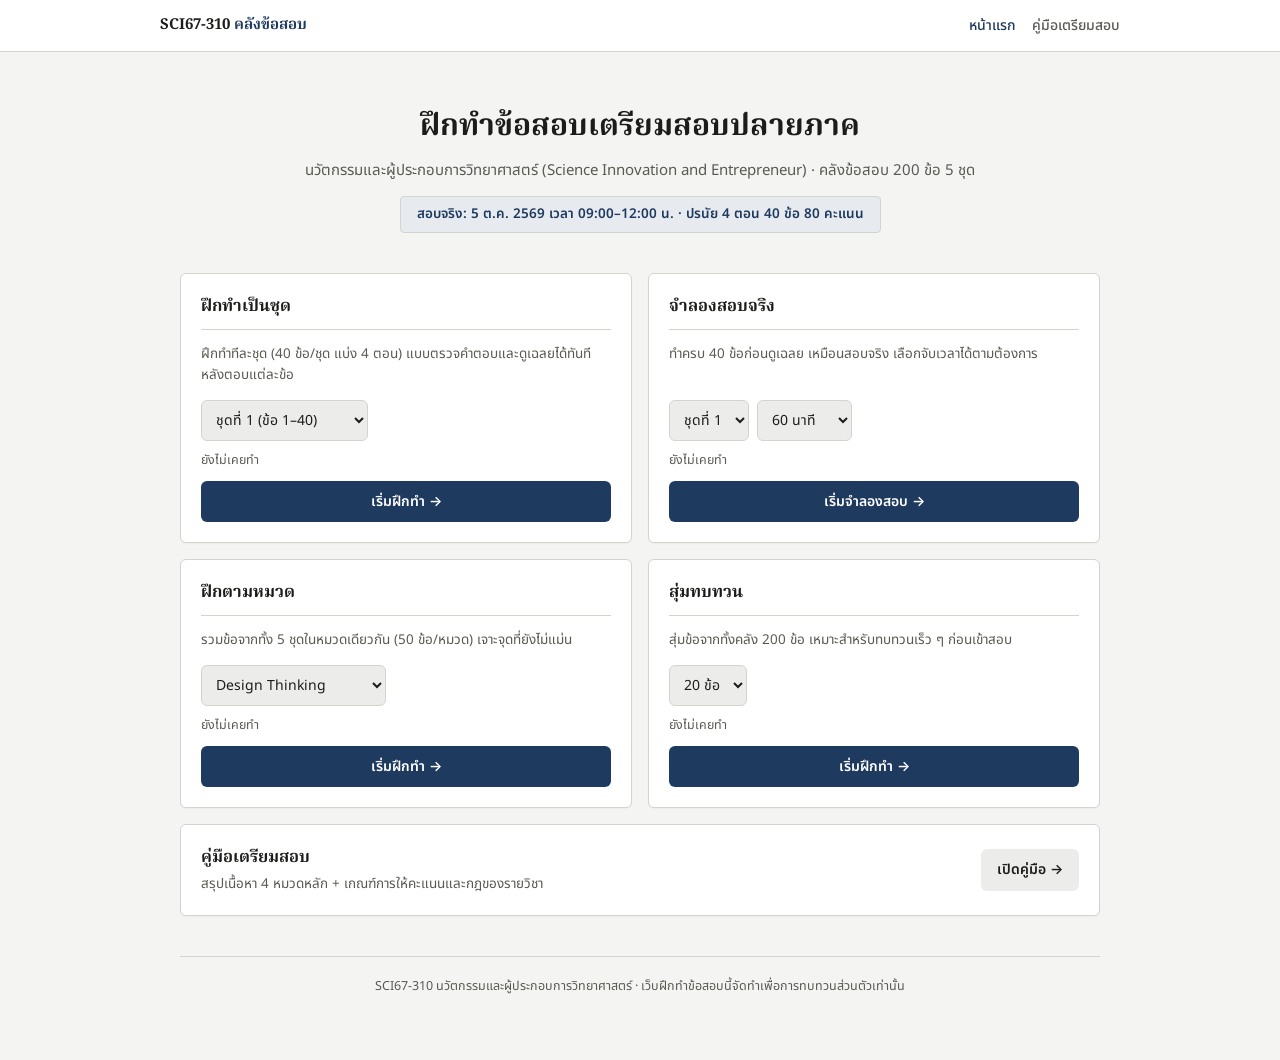
<file: index.html>
<!DOCTYPE html>
<html lang="th">
<head>
<meta charset="UTF-8">
<meta name="viewport" content="width=device-width, initial-scale=1.0">
<title>คลังข้อสอบ SCI67-310</title>
<meta name="description" content="เว็บฝึกทำข้อสอบเตรียมสอบปลายภาค SCI67-310 นวัตกรรมและผู้ประกอบการวิทยาศาสตร์ 200 ข้อ 5 ชุด พร้อมเฉลย คู่มือ และ hint">
<link rel="stylesheet" href="assets/css/styles.css">
</head>
<body>

<div class="topbar">
  <div class="topbar-inner">
    <div class="brand">SCI67-310 <span>คลังข้อสอบ</span></div>
    <div class="nav-links">
      <a href="index.html" class="active">หน้าแรก</a>
      <a href="guide.html">คู่มือเตรียมสอบ</a>
    </div>
  </div>
</div>

<div class="container">

  <div class="hero">
    <h1>ฝึกทำข้อสอบเตรียมสอบปลายภาค</h1>
    <p>นวัตกรรมและผู้ประกอบการวิทยาศาสตร์ (Science Innovation and Entrepreneur) · คลังข้อสอบ 200 ข้อ 5 ชุด</p>
    <div class="exam-date-chip">สอบจริง: 5 ต.ค. 2569 เวลา 09:00–12:00 น. · ปรนัย 4 ตอน 40 ข้อ 80 คะแนน</div>
  </div>

  <div class="grid" style="margin-top: 32px;">

    <div class="card">
      <h2>ฝึกทำเป็นชุด</h2>
      <p class="desc">ฝึกทำทีละชุด (40 ข้อ/ชุด แบ่ง 4 ตอน) แบบตรวจคำตอบและดูเฉลยได้ทันทีหลังตอบแต่ละข้อ</p>
      <div class="field-row">
        <select id="set-select">
          <option value="1">ชุดที่ 1 (ข้อ 1–40)</option>
          <option value="2">ชุดที่ 2 (ข้อ 41–80)</option>
          <option value="3">ชุดที่ 3 (ข้อ 81–120)</option>
          <option value="4">ชุดที่ 4 (ข้อ 121–160)</option>
          <option value="5">ชุดที่ 5 (ข้อ 161–200)</option>
        </select>
      </div>
      <div class="last-result" id="result-practice-set"></div>
      <button class="btn btn-primary btn-block" id="btn-practice-set">เริ่มฝึกทำ →</button>
    </div>

    <div class="card">
      <h2>จำลองสอบจริง</h2>
      <p class="desc">ทำครบ 40 ข้อก่อนดูเฉลย เหมือนสอบจริง เลือกจับเวลาได้ตามต้องการ</p>
      <div class="field-row">
        <select id="mock-set-select">
          <option value="1">ชุดที่ 1</option>
          <option value="2">ชุดที่ 2</option>
          <option value="3">ชุดที่ 3</option>
          <option value="4">ชุดที่ 4</option>
          <option value="5">ชุดที่ 5</option>
        </select>
        <select id="mock-timer-select">
          <option value="0">ไม่จับเวลา</option>
          <option value="40">40 นาที</option>
          <option value="60" selected>60 นาที</option>
          <option value="90">90 นาที</option>
        </select>
      </div>
      <div class="last-result" id="result-mock-set"></div>
      <button class="btn btn-primary btn-block" id="btn-mock-set">เริ่มจำลองสอบ →</button>
    </div>

    <div class="card">
      <h2>ฝึกตามหมวด</h2>
      <p class="desc">รวมข้อจากทั้ง 5 ชุดในหมวดเดียวกัน (50 ข้อ/หมวด) เจาะจุดที่ยังไม่แม่น</p>
      <div class="field-row">
        <select id="part-select">
          <option value="design-thinking">Design Thinking</option>
          <option value="bmc">BMC &amp; Market Sizing</option>
          <option value="ip-patent">IP &amp; Patent Search</option>
          <option value="pitch">Pitch Deck &amp; Strategy</option>
        </select>
      </div>
      <div class="last-result" id="result-practice-part"></div>
      <button class="btn btn-primary btn-block" id="btn-practice-part">เริ่มฝึกทำ →</button>
    </div>

    <div class="card">
      <h2>สุ่มทบทวน</h2>
      <p class="desc">สุ่มข้อจากทั้งคลัง 200 ข้อ เหมาะสำหรับทบทวนเร็ว ๆ ก่อนเข้าสอบ</p>
      <div class="field-row">
        <select id="random-count-select">
          <option value="10">10 ข้อ</option>
          <option value="20" selected>20 ข้อ</option>
          <option value="30">30 ข้อ</option>
          <option value="50">50 ข้อ</option>
        </select>
      </div>
      <div class="last-result" id="result-practice-random"></div>
      <button class="btn btn-primary btn-block" id="btn-practice-random">เริ่มฝึกทำ →</button>
    </div>

  </div>

  <div class="card" style="margin-top: 16px; flex-direction: row; align-items: center; justify-content: space-between;">
    <div>
      <h2 style="padding-bottom:0;border-bottom:none;">คู่มือเตรียมสอบ</h2>
      <p class="desc" style="margin:0;">สรุปเนื้อหา 4 หมวดหลัก + เกณฑ์การให้คะแนนและกฎของรายวิชา</p>
    </div>
    <a href="guide.html" class="btn btn-ghost">เปิดคู่มือ →</a>
  </div>

  <footer class="site-footer">
    SCI67-310 นวัตกรรมและผู้ประกอบการวิทยาศาสตร์ · เว็บฝึกทำข้อสอบนี้จัดทำเพื่อการทบทวนส่วนตัวเท่านั้น
  </footer>

</div>

<script src="assets/js/app.js"></script>
<script>
function renderLastResult(elId, key, label) {
  const el = document.getElementById(elId);
  const r = App.loadResult(key);
  if (!r) { el.textContent = 'ยังไม่เคยทำ' + (label ? ' ' + label : ''); return; }
  el.innerHTML = `ล่าสุด: <b>${r.correct}/${r.total}</b> (${r.pct}%) · ${App.formatDate(r.savedAt)}`;
}

renderLastResult('result-practice-set', 'practice:set:' + document.getElementById('set-select').value);
renderLastResult('result-mock-set', 'mock:set:' + document.getElementById('mock-set-select').value);
renderLastResult('result-practice-part', 'practice:part:' + document.getElementById('part-select').value);
renderLastResult('result-practice-random', 'practice:random');

document.getElementById('set-select').addEventListener('change', (e) => {
  renderLastResult('result-practice-set', 'practice:set:' + e.target.value);
});
document.getElementById('mock-set-select').addEventListener('change', (e) => {
  renderLastResult('result-mock-set', 'mock:set:' + e.target.value);
});
document.getElementById('part-select').addEventListener('change', (e) => {
  renderLastResult('result-practice-part', 'practice:part:' + e.target.value);
});

document.getElementById('btn-practice-set').addEventListener('click', () => {
  const set = document.getElementById('set-select').value;
  window.location.href = `quiz.html?mode=practice&set=${set}`;
});

document.getElementById('btn-mock-set').addEventListener('click', () => {
  const set = document.getElementById('mock-set-select').value;
  const timer = document.getElementById('mock-timer-select').value;
  window.location.href = `quiz.html?mode=mock&set=${set}&timer=${timer}`;
});

document.getElementById('btn-practice-part').addEventListener('click', () => {
  const part = document.getElementById('part-select').value;
  window.location.href = `quiz.html?mode=practice&part=${part}`;
});

document.getElementById('btn-practice-random').addEventListener('click', () => {
  const count = document.getElementById('random-count-select').value;
  window.location.href = `quiz.html?mode=practice&random=${count}`;
});
</script>

</body>
</html>
</file>
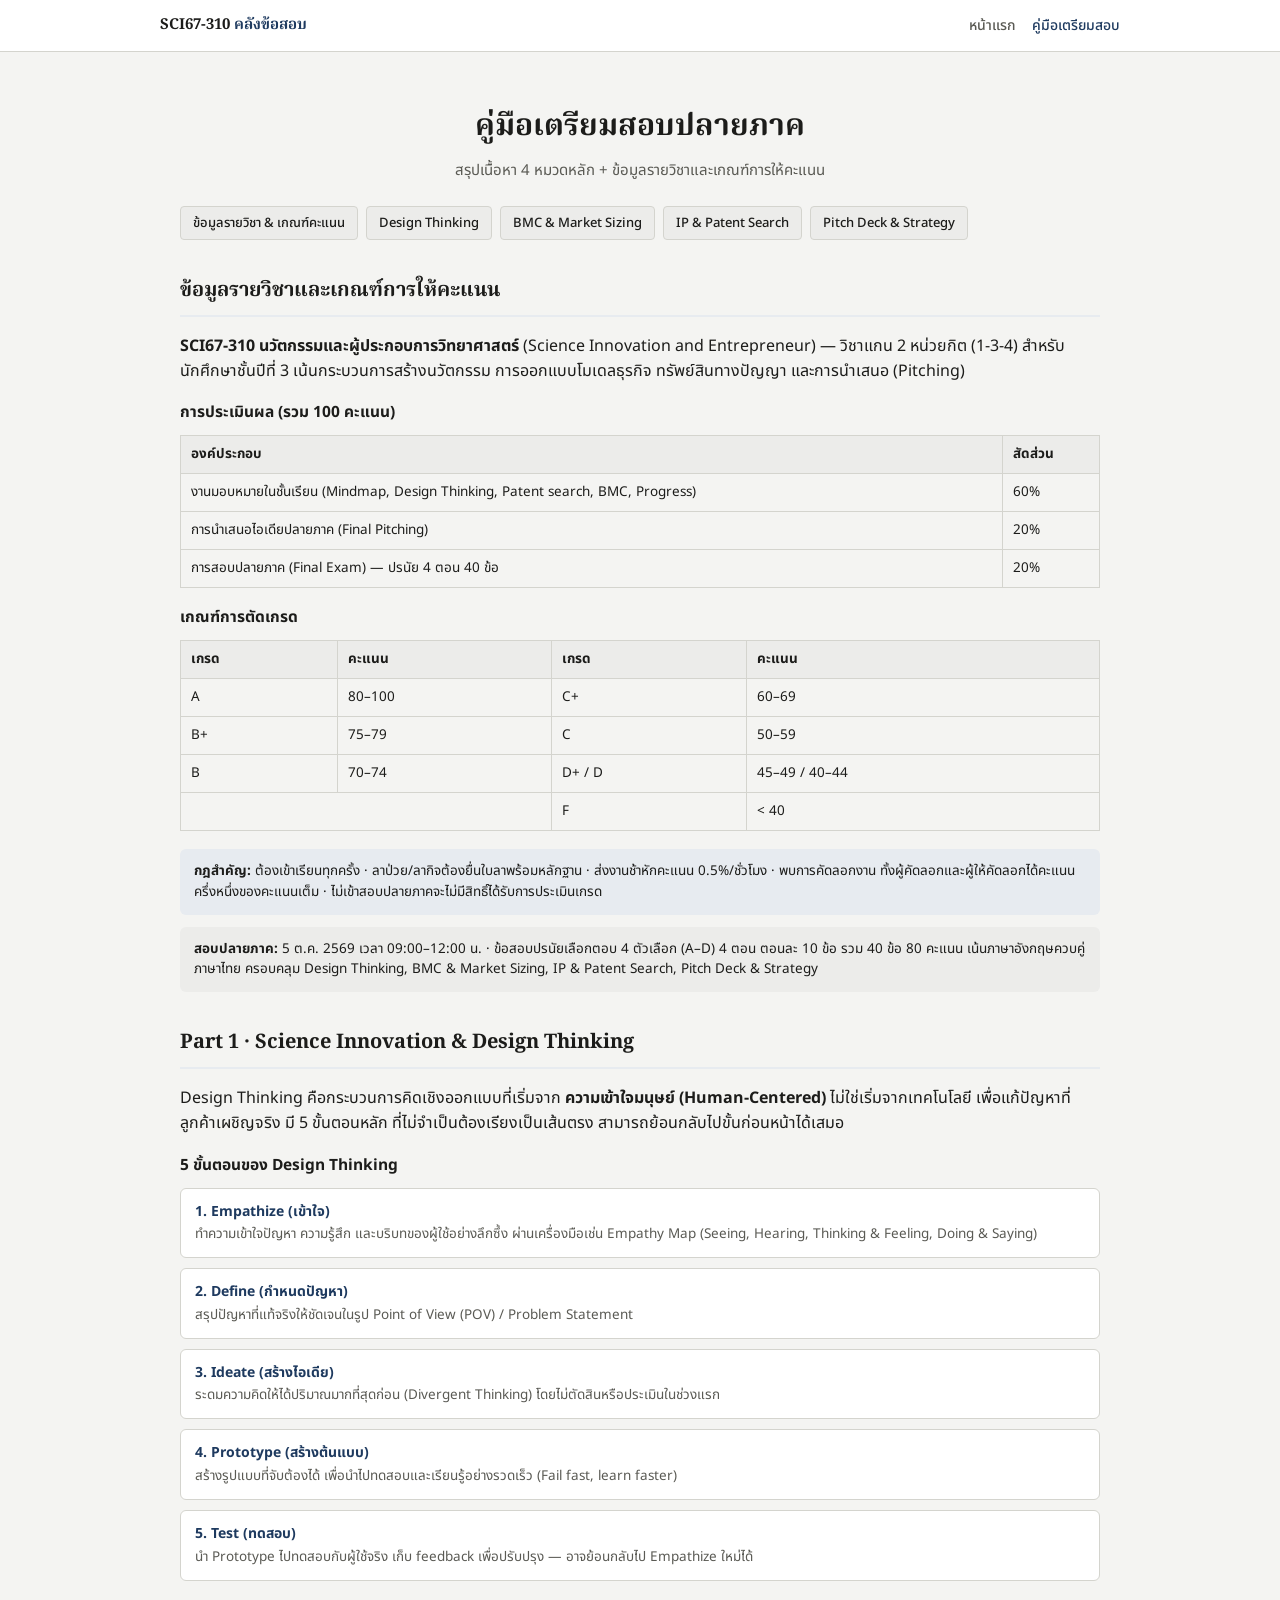
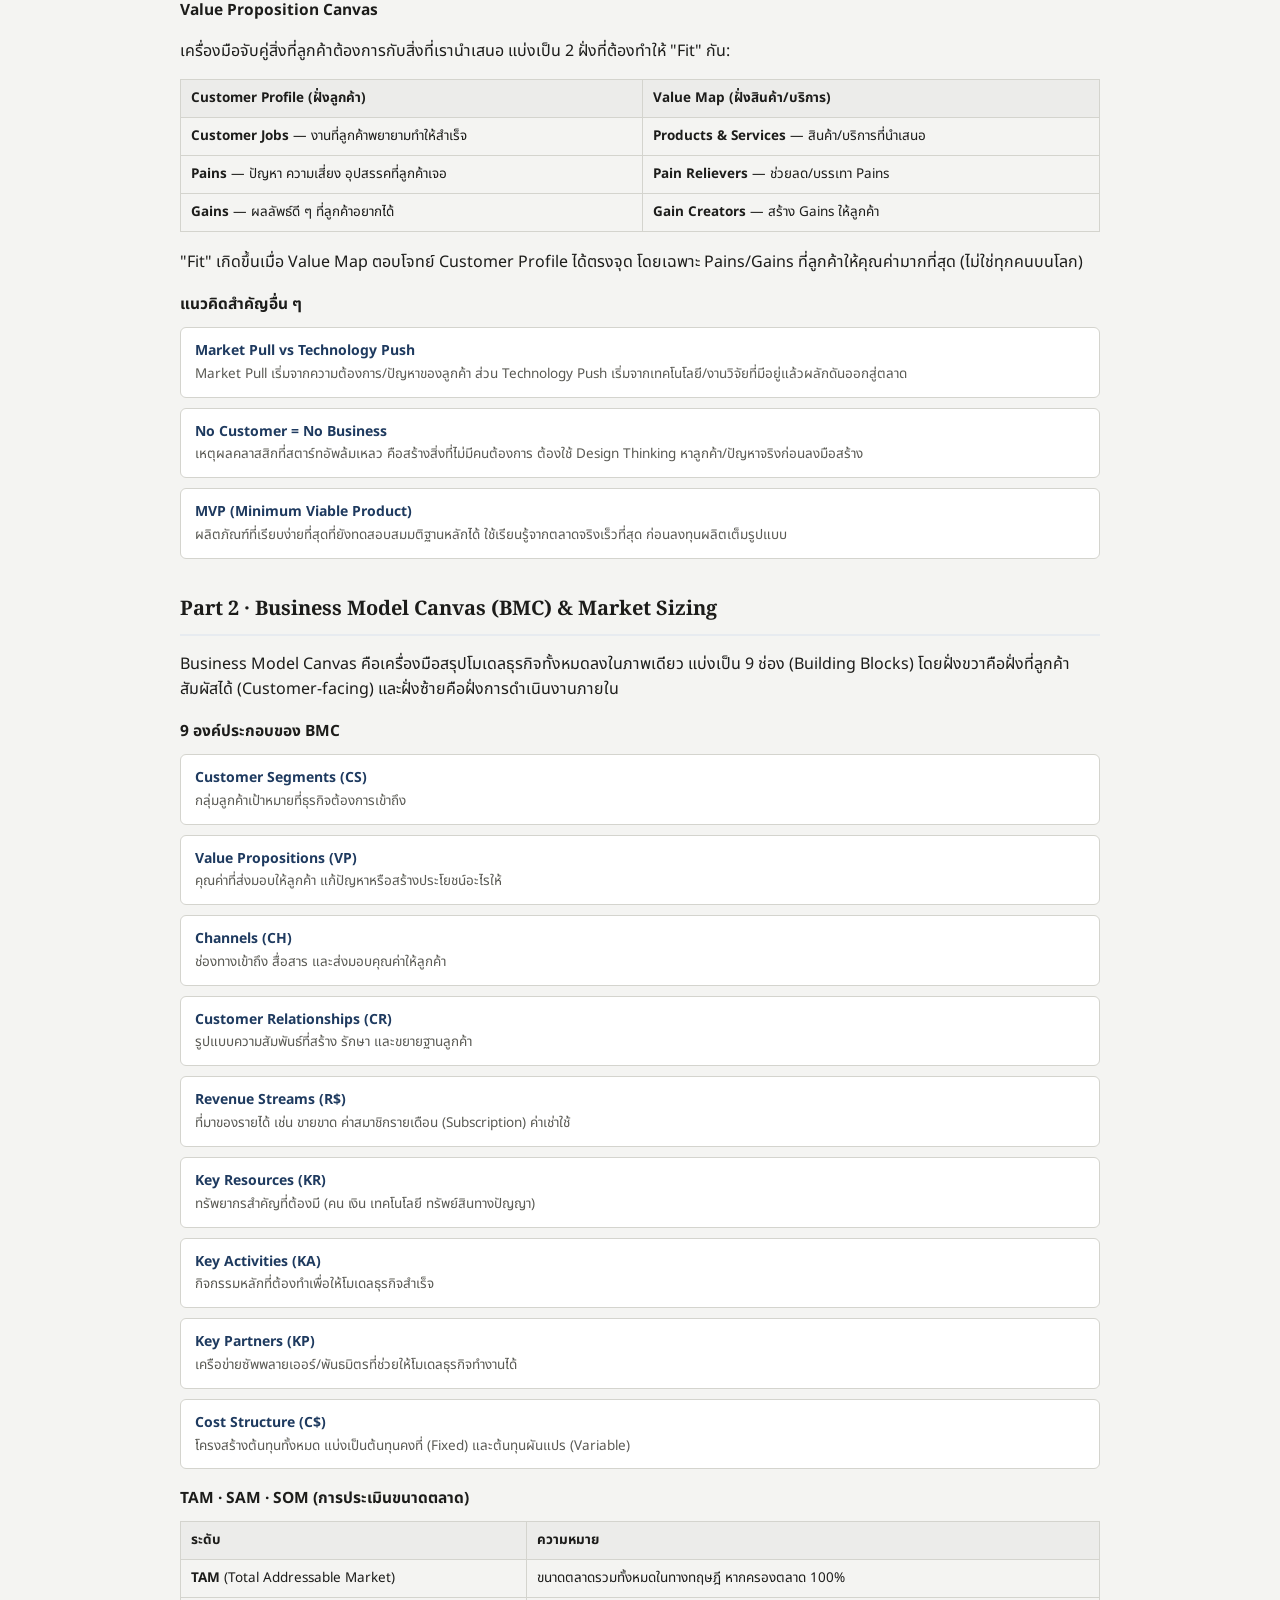
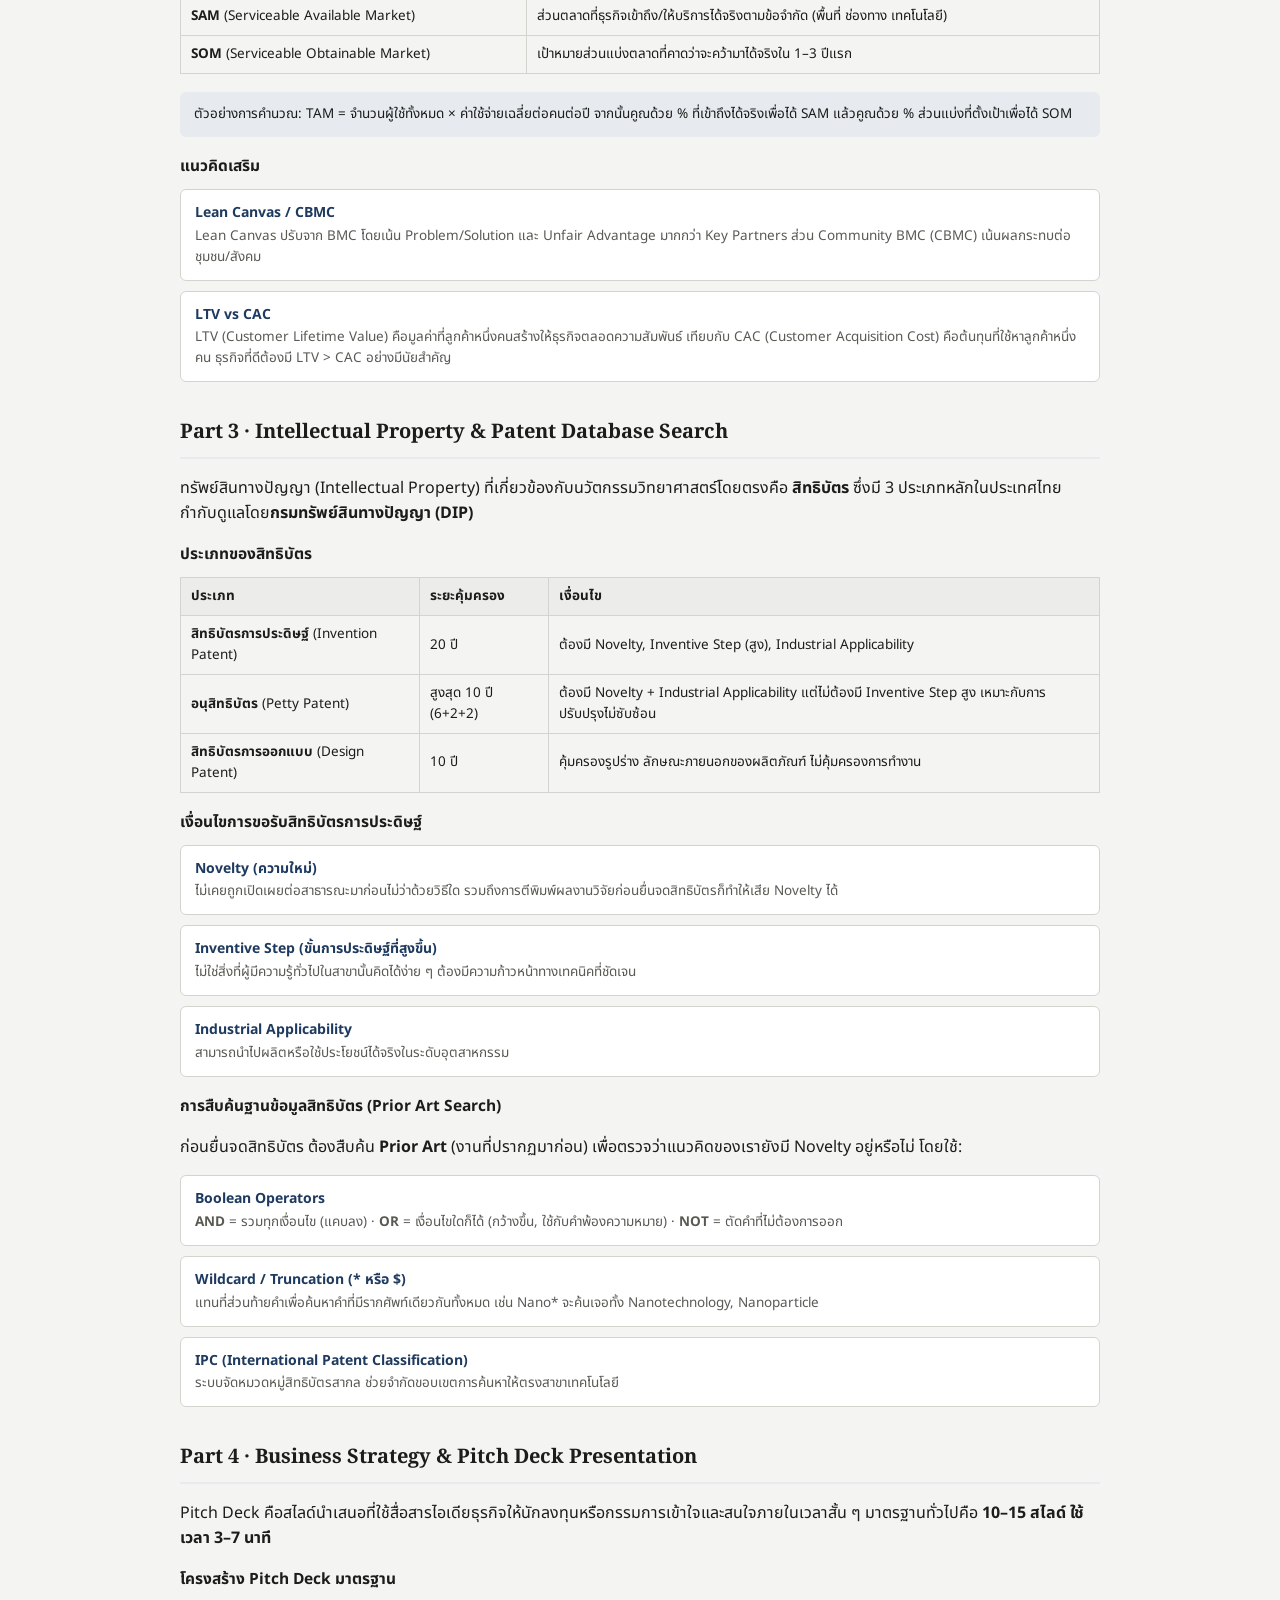
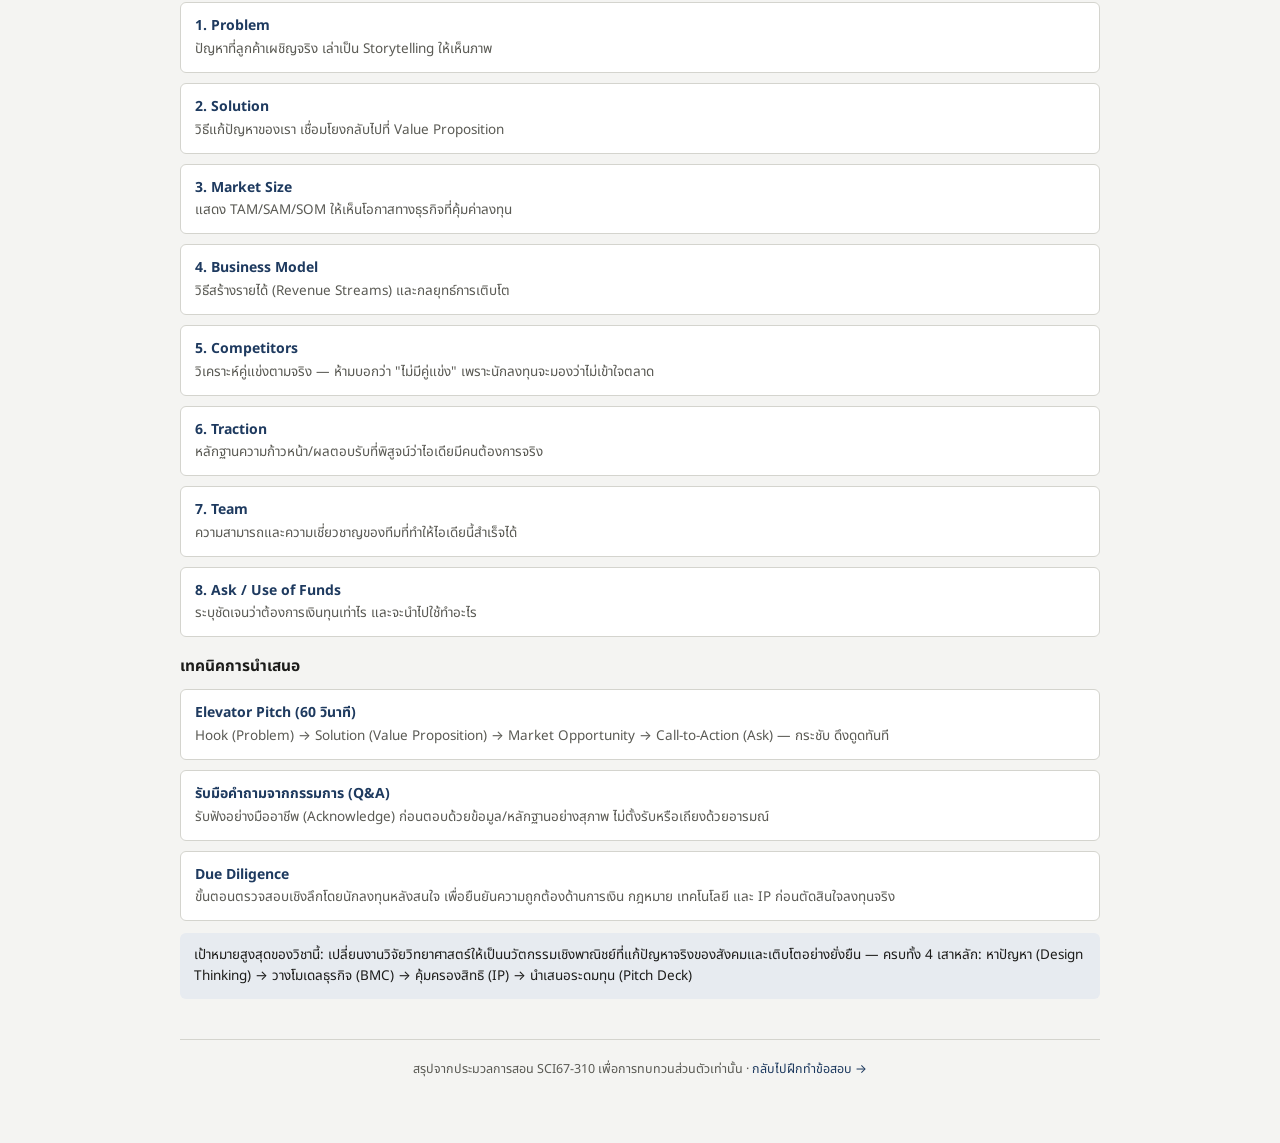
<file: guide.html>
<!DOCTYPE html>
<html lang="th">
<head>
<meta charset="UTF-8">
<meta name="viewport" content="width=device-width, initial-scale=1.0">
<title>คู่มือเตรียมสอบ · SCI67-310</title>
<meta name="description" content="สรุปเนื้อหาเตรียมสอบปลายภาค SCI67-310: Design Thinking, Business Model Canvas, IP/Patent Search, Pitch Deck พร้อมเกณฑ์การให้คะแนนและกฎของรายวิชา">
<link rel="stylesheet" href="assets/css/styles.css">
</head>
<body>

<div class="topbar">
  <div class="topbar-inner">
    <div class="brand">SCI67-310 <span>คลังข้อสอบ</span></div>
    <div class="nav-links">
      <a href="index.html">หน้าแรก</a>
      <a href="guide.html" class="active">คู่มือเตรียมสอบ</a>
    </div>
  </div>
</div>

<div class="container">

  <div class="hero">
    <h1>คู่มือเตรียมสอบปลายภาค</h1>
    <p>สรุปเนื้อหา 4 หมวดหลัก + ข้อมูลรายวิชาและเกณฑ์การให้คะแนน</p>
  </div>

  <div class="guide-toc">
    <a href="#course-info">ข้อมูลรายวิชา &amp; เกณฑ์คะแนน</a>
    <a href="#design-thinking">Design Thinking</a>
    <a href="#bmc">BMC &amp; Market Sizing</a>
    <a href="#ip-patent">IP &amp; Patent Search</a>
    <a href="#pitch">Pitch Deck &amp; Strategy</a>
  </div>

  <!-- ============ COURSE INFO ============ -->
  <section class="guide-section" id="course-info">
    <h2>ข้อมูลรายวิชาและเกณฑ์การให้คะแนน</h2>
    <p><b>SCI67-310 นวัตกรรมและผู้ประกอบการวิทยาศาสตร์</b> (Science Innovation and Entrepreneur) — วิชาแกน 2 หน่วยกิต (1-3-4) สำหรับนักศึกษาชั้นปีที่ 3 เน้นกระบวนการสร้างนวัตกรรม การออกแบบโมเดลธุรกิจ ทรัพย์สินทางปัญญา และการนำเสนอ (Pitching)</p>

    <h3>การประเมินผล (รวม 100 คะแนน)</h3>
    <table class="guide-table">
      <tr><th>องค์ประกอบ</th><th>สัดส่วน</th></tr>
      <tr><td>งานมอบหมายในชั้นเรียน (Mindmap, Design Thinking, Patent search, BMC, Progress)</td><td>60%</td></tr>
      <tr><td>การนำเสนอไอเดียปลายภาค (Final Pitching)</td><td>20%</td></tr>
      <tr><td>การสอบปลายภาค (Final Exam) — ปรนัย 4 ตอน 40 ข้อ</td><td>20%</td></tr>
    </table>

    <h3>เกณฑ์การตัดเกรด</h3>
    <table class="guide-table">
      <tr><th>เกรด</th><th>คะแนน</th><th>เกรด</th><th>คะแนน</th></tr>
      <tr><td>A</td><td>80–100</td><td>C+</td><td>60–69</td></tr>
      <tr><td>B+</td><td>75–79</td><td>C</td><td>50–59</td></tr>
      <tr><td>B</td><td>70–74</td><td>D+ / D</td><td>45–49 / 40–44</td></tr>
      <tr><td colspan="2"></td><td>F</td><td>&lt; 40</td></tr>
    </table>

    <div class="callout">
      <b>กฎสำคัญ:</b> ต้องเข้าเรียนทุกครั้ง · ลาป่วย/ลากิจต้องยื่นใบลาพร้อมหลักฐาน · ส่งงานช้าหักคะแนน 0.5%/ชั่วโมง ·
      พบการคัดลอกงาน ทั้งผู้คัดลอกและผู้ให้คัดลอกได้คะแนนครึ่งหนึ่งของคะแนนเต็ม · ไม่เข้าสอบปลายภาคจะไม่มีสิทธิ์ได้รับการประเมินเกรด
    </div>

    <div class="callout" style="background: var(--surface-2);">
      <b>สอบปลายภาค:</b> 5 ต.ค. 2569 เวลา 09:00–12:00 น. · ข้อสอบปรนัยเลือกตอบ 4 ตัวเลือก (A–D) 4 ตอน ตอนละ 10 ข้อ รวม 40 ข้อ 80 คะแนน
      เน้นภาษาอังกฤษควบคู่ภาษาไทย ครอบคลุม Design Thinking, BMC &amp; Market Sizing, IP &amp; Patent Search, Pitch Deck &amp; Strategy
    </div>
  </section>

  <!-- ============ PART 1: DESIGN THINKING ============ -->
  <section class="guide-section" id="design-thinking">
    <h2>Part 1 · Science Innovation &amp; Design Thinking</h2>
    <p>Design Thinking คือกระบวนการคิดเชิงออกแบบที่เริ่มจาก <b>ความเข้าใจมนุษย์ (Human-Centered)</b> ไม่ใช่เริ่มจากเทคโนโลยี เพื่อแก้ปัญหาที่ลูกค้าเผชิญจริง มี 5 ขั้นตอนหลัก ที่ไม่จำเป็นต้องเรียงเป็นเส้นตรง สามารถย้อนกลับไปขั้นก่อนหน้าได้เสมอ</p>

    <h3>5 ขั้นตอนของ Design Thinking</h3>
    <div class="def-list">
      <div class="def-item"><div class="term">1. Empathize (เข้าใจ)</div><div class="desc">ทำความเข้าใจปัญหา ความรู้สึก และบริบทของผู้ใช้อย่างลึกซึ้ง ผ่านเครื่องมือเช่น Empathy Map (Seeing, Hearing, Thinking &amp; Feeling, Doing &amp; Saying)</div></div>
      <div class="def-item"><div class="term">2. Define (กำหนดปัญหา)</div><div class="desc">สรุปปัญหาที่แท้จริงให้ชัดเจนในรูป Point of View (POV) / Problem Statement</div></div>
      <div class="def-item"><div class="term">3. Ideate (สร้างไอเดีย)</div><div class="desc">ระดมความคิดให้ได้ปริมาณมากที่สุดก่อน (Divergent Thinking) โดยไม่ตัดสินหรือประเมินในช่วงแรก</div></div>
      <div class="def-item"><div class="term">4. Prototype (สร้างต้นแบบ)</div><div class="desc">สร้างรูปแบบที่จับต้องได้ เพื่อนำไปทดสอบและเรียนรู้อย่างรวดเร็ว (Fail fast, learn faster)</div></div>
      <div class="def-item"><div class="term">5. Test (ทดสอบ)</div><div class="desc">นำ Prototype ไปทดสอบกับผู้ใช้จริง เก็บ feedback เพื่อปรับปรุง — อาจย้อนกลับไป Empathize ใหม่ได้</div></div>
    </div>

    <h3>Value Proposition Canvas</h3>
    <p>เครื่องมือจับคู่สิ่งที่ลูกค้าต้องการกับสิ่งที่เรานำเสนอ แบ่งเป็น 2 ฝั่งที่ต้องทำให้ "Fit" กัน:</p>
    <table class="guide-table">
      <tr><th>Customer Profile (ฝั่งลูกค้า)</th><th>Value Map (ฝั่งสินค้า/บริการ)</th></tr>
      <tr><td><b>Customer Jobs</b> — งานที่ลูกค้าพยายามทำให้สำเร็จ</td><td><b>Products &amp; Services</b> — สินค้า/บริการที่นำเสนอ</td></tr>
      <tr><td><b>Pains</b> — ปัญหา ความเสี่ยง อุปสรรคที่ลูกค้าเจอ</td><td><b>Pain Relievers</b> — ช่วยลด/บรรเทา Pains</td></tr>
      <tr><td><b>Gains</b> — ผลลัพธ์ดี ๆ ที่ลูกค้าอยากได้</td><td><b>Gain Creators</b> — สร้าง Gains ให้ลูกค้า</td></tr>
    </table>
    <p>"Fit" เกิดขึ้นเมื่อ Value Map ตอบโจทย์ Customer Profile ได้ตรงจุด โดยเฉพาะ Pains/Gains ที่ลูกค้าให้คุณค่ามากที่สุด (ไม่ใช่ทุกคนบนโลก)</p>

    <h3>แนวคิดสำคัญอื่น ๆ</h3>
    <div class="def-list">
      <div class="def-item"><div class="term">Market Pull vs Technology Push</div><div class="desc">Market Pull เริ่มจากความต้องการ/ปัญหาของลูกค้า ส่วน Technology Push เริ่มจากเทคโนโลยี/งานวิจัยที่มีอยู่แล้วผลักดันออกสู่ตลาด</div></div>
      <div class="def-item"><div class="term">No Customer = No Business</div><div class="desc">เหตุผลคลาสสิกที่สตาร์ทอัพล้มเหลว คือสร้างสิ่งที่ไม่มีคนต้องการ ต้องใช้ Design Thinking หาลูกค้า/ปัญหาจริงก่อนลงมือสร้าง</div></div>
      <div class="def-item"><div class="term">MVP (Minimum Viable Product)</div><div class="desc">ผลิตภัณฑ์ที่เรียบง่ายที่สุดที่ยังทดสอบสมมติฐานหลักได้ ใช้เรียนรู้จากตลาดจริงเร็วที่สุด ก่อนลงทุนผลิตเต็มรูปแบบ</div></div>
    </div>
  </section>

  <!-- ============ PART 2: BMC ============ -->
  <section class="guide-section" id="bmc">
    <h2>Part 2 · Business Model Canvas (BMC) &amp; Market Sizing</h2>
    <p>Business Model Canvas คือเครื่องมือสรุปโมเดลธุรกิจทั้งหมดลงในภาพเดียว แบ่งเป็น 9 ช่อง (Building Blocks) โดยฝั่งขวาคือฝั่งที่ลูกค้าสัมผัสได้ (Customer-facing) และฝั่งซ้ายคือฝั่งการดำเนินงานภายใน</p>

    <h3>9 องค์ประกอบของ BMC</h3>
    <div class="def-list">
      <div class="def-item"><div class="term">Customer Segments (CS)</div><div class="desc">กลุ่มลูกค้าเป้าหมายที่ธุรกิจต้องการเข้าถึง</div></div>
      <div class="def-item"><div class="term">Value Propositions (VP)</div><div class="desc">คุณค่าที่ส่งมอบให้ลูกค้า แก้ปัญหาหรือสร้างประโยชน์อะไรให้</div></div>
      <div class="def-item"><div class="term">Channels (CH)</div><div class="desc">ช่องทางเข้าถึง สื่อสาร และส่งมอบคุณค่าให้ลูกค้า</div></div>
      <div class="def-item"><div class="term">Customer Relationships (CR)</div><div class="desc">รูปแบบความสัมพันธ์ที่สร้าง รักษา และขยายฐานลูกค้า</div></div>
      <div class="def-item"><div class="term">Revenue Streams (R$)</div><div class="desc">ที่มาของรายได้ เช่น ขายขาด ค่าสมาชิกรายเดือน (Subscription) ค่าเช่าใช้</div></div>
      <div class="def-item"><div class="term">Key Resources (KR)</div><div class="desc">ทรัพยากรสำคัญที่ต้องมี (คน เงิน เทคโนโลยี ทรัพย์สินทางปัญญา)</div></div>
      <div class="def-item"><div class="term">Key Activities (KA)</div><div class="desc">กิจกรรมหลักที่ต้องทำเพื่อให้โมเดลธุรกิจสำเร็จ</div></div>
      <div class="def-item"><div class="term">Key Partners (KP)</div><div class="desc">เครือข่ายซัพพลายเออร์/พันธมิตรที่ช่วยให้โมเดลธุรกิจทำงานได้</div></div>
      <div class="def-item"><div class="term">Cost Structure (C$)</div><div class="desc">โครงสร้างต้นทุนทั้งหมด แบ่งเป็นต้นทุนคงที่ (Fixed) และต้นทุนผันแปร (Variable)</div></div>
    </div>

    <h3>TAM · SAM · SOM (การประเมินขนาดตลาด)</h3>
    <table class="guide-table">
      <tr><th>ระดับ</th><th>ความหมาย</th></tr>
      <tr><td><b>TAM</b> (Total Addressable Market)</td><td>ขนาดตลาดรวมทั้งหมดในทางทฤษฎี หากครองตลาด 100%</td></tr>
      <tr><td><b>SAM</b> (Serviceable Available Market)</td><td>ส่วนตลาดที่ธุรกิจเข้าถึง/ให้บริการได้จริงตามข้อจำกัด (พื้นที่ ช่องทาง เทคโนโลยี)</td></tr>
      <tr><td><b>SOM</b> (Serviceable Obtainable Market)</td><td>เป้าหมายส่วนแบ่งตลาดที่คาดว่าจะคว้ามาได้จริงใน 1–3 ปีแรก</td></tr>
    </table>
    <div class="callout">ตัวอย่างการคำนวณ: TAM = จำนวนผู้ใช้ทั้งหมด × ค่าใช้จ่ายเฉลี่ยต่อคนต่อปี จากนั้นคูณด้วย % ที่เข้าถึงได้จริงเพื่อได้ SAM แล้วคูณด้วย % ส่วนแบ่งที่ตั้งเป้าเพื่อได้ SOM</div>

    <h3>แนวคิดเสริม</h3>
    <div class="def-list">
      <div class="def-item"><div class="term">Lean Canvas / CBMC</div><div class="desc">Lean Canvas ปรับจาก BMC โดยเน้น Problem/Solution และ Unfair Advantage มากกว่า Key Partners ส่วน Community BMC (CBMC) เน้นผลกระทบต่อชุมชน/สังคม</div></div>
      <div class="def-item"><div class="term">LTV vs CAC</div><div class="desc">LTV (Customer Lifetime Value) คือมูลค่าที่ลูกค้าหนึ่งคนสร้างให้ธุรกิจตลอดความสัมพันธ์ เทียบกับ CAC (Customer Acquisition Cost) คือต้นทุนที่ใช้หาลูกค้าหนึ่งคน ธุรกิจที่ดีต้องมี LTV &gt; CAC อย่างมีนัยสำคัญ</div></div>
    </div>
  </section>

  <!-- ============ PART 3: IP & PATENT ============ -->
  <section class="guide-section" id="ip-patent">
    <h2>Part 3 · Intellectual Property &amp; Patent Database Search</h2>
    <p>ทรัพย์สินทางปัญญา (Intellectual Property) ที่เกี่ยวข้องกับนวัตกรรมวิทยาศาสตร์โดยตรงคือ <b>สิทธิบัตร</b> ซึ่งมี 3 ประเภทหลักในประเทศไทย กำกับดูแลโดย<b>กรมทรัพย์สินทางปัญญา (DIP)</b></p>

    <h3>ประเภทของสิทธิบัตร</h3>
    <table class="guide-table">
      <tr><th>ประเภท</th><th>ระยะคุ้มครอง</th><th>เงื่อนไข</th></tr>
      <tr><td><b>สิทธิบัตรการประดิษฐ์</b> (Invention Patent)</td><td>20 ปี</td><td>ต้องมี Novelty, Inventive Step (สูง), Industrial Applicability</td></tr>
      <tr><td><b>อนุสิทธิบัตร</b> (Petty Patent)</td><td>สูงสุด 10 ปี (6+2+2)</td><td>ต้องมี Novelty + Industrial Applicability แต่ไม่ต้องมี Inventive Step สูง เหมาะกับการปรับปรุงไม่ซับซ้อน</td></tr>
      <tr><td><b>สิทธิบัตรการออกแบบ</b> (Design Patent)</td><td>10 ปี</td><td>คุ้มครองรูปร่าง ลักษณะภายนอกของผลิตภัณฑ์ ไม่คุ้มครองการทำงาน</td></tr>
    </table>

    <h3>เงื่อนไขการขอรับสิทธิบัตรการประดิษฐ์</h3>
    <div class="def-list">
      <div class="def-item"><div class="term">Novelty (ความใหม่)</div><div class="desc">ไม่เคยถูกเปิดเผยต่อสาธารณะมาก่อนไม่ว่าด้วยวิธีใด รวมถึงการตีพิมพ์ผลงานวิจัยก่อนยื่นจดสิทธิบัตรก็ทำให้เสีย Novelty ได้</div></div>
      <div class="def-item"><div class="term">Inventive Step (ขั้นการประดิษฐ์ที่สูงขึ้น)</div><div class="desc">ไม่ใช่สิ่งที่ผู้มีความรู้ทั่วไปในสาขานั้นคิดได้ง่าย ๆ ต้องมีความก้าวหน้าทางเทคนิคที่ชัดเจน</div></div>
      <div class="def-item"><div class="term">Industrial Applicability</div><div class="desc">สามารถนำไปผลิตหรือใช้ประโยชน์ได้จริงในระดับอุตสาหกรรม</div></div>
    </div>

    <h3>การสืบค้นฐานข้อมูลสิทธิบัตร (Prior Art Search)</h3>
    <p>ก่อนยื่นจดสิทธิบัตร ต้องสืบค้น <b>Prior Art</b> (งานที่ปรากฏมาก่อน) เพื่อตรวจว่าแนวคิดของเรายังมี Novelty อยู่หรือไม่ โดยใช้:</p>
    <div class="def-list">
      <div class="def-item"><div class="term">Boolean Operators</div><div class="desc"><b>AND</b> = รวมทุกเงื่อนไข (แคบลง) · <b>OR</b> = เงื่อนไขใดก็ได้ (กว้างขึ้น, ใช้กับคำพ้องความหมาย) · <b>NOT</b> = ตัดคำที่ไม่ต้องการออก</div></div>
      <div class="def-item"><div class="term">Wildcard / Truncation (* หรือ $)</div><div class="desc">แทนที่ส่วนท้ายคำเพื่อค้นหาคำที่มีรากศัพท์เดียวกันทั้งหมด เช่น Nano* จะค้นเจอทั้ง Nanotechnology, Nanoparticle</div></div>
      <div class="def-item"><div class="term">IPC (International Patent Classification)</div><div class="desc">ระบบจัดหมวดหมู่สิทธิบัตรสากล ช่วยจำกัดขอบเขตการค้นหาให้ตรงสาขาเทคโนโลยี</div></div>
    </div>
  </section>

  <!-- ============ PART 4: PITCH DECK ============ -->
  <section class="guide-section" id="pitch">
    <h2>Part 4 · Business Strategy &amp; Pitch Deck Presentation</h2>
    <p>Pitch Deck คือสไลด์นำเสนอที่ใช้สื่อสารไอเดียธุรกิจให้นักลงทุนหรือกรรมการเข้าใจและสนใจภายในเวลาสั้น ๆ มาตรฐานทั่วไปคือ <b>10–15 สไลด์ ใช้เวลา 3–7 นาที</b></p>

    <h3>โครงสร้าง Pitch Deck มาตรฐาน</h3>
    <div class="def-list">
      <div class="def-item"><div class="term">1. Problem</div><div class="desc">ปัญหาที่ลูกค้าเผชิญจริง เล่าเป็น Storytelling ให้เห็นภาพ</div></div>
      <div class="def-item"><div class="term">2. Solution</div><div class="desc">วิธีแก้ปัญหาของเรา เชื่อมโยงกลับไปที่ Value Proposition</div></div>
      <div class="def-item"><div class="term">3. Market Size</div><div class="desc">แสดง TAM/SAM/SOM ให้เห็นโอกาสทางธุรกิจที่คุ้มค่าลงทุน</div></div>
      <div class="def-item"><div class="term">4. Business Model</div><div class="desc">วิธีสร้างรายได้ (Revenue Streams) และกลยุทธ์การเติบโต</div></div>
      <div class="def-item"><div class="term">5. Competitors</div><div class="desc">วิเคราะห์คู่แข่งตามจริง — ห้ามบอกว่า "ไม่มีคู่แข่ง" เพราะนักลงทุนจะมองว่าไม่เข้าใจตลาด</div></div>
      <div class="def-item"><div class="term">6. Traction</div><div class="desc">หลักฐานความก้าวหน้า/ผลตอบรับที่พิสูจน์ว่าไอเดียมีคนต้องการจริง</div></div>
      <div class="def-item"><div class="term">7. Team</div><div class="desc">ความสามารถและความเชี่ยวชาญของทีมที่ทำให้ไอเดียนี้สำเร็จได้</div></div>
      <div class="def-item"><div class="term">8. Ask / Use of Funds</div><div class="desc">ระบุชัดเจนว่าต้องการเงินทุนเท่าไร และจะนำไปใช้ทำอะไร</div></div>
    </div>

    <h3>เทคนิคการนำเสนอ</h3>
    <div class="def-list">
      <div class="def-item"><div class="term">Elevator Pitch (60 วินาที)</div><div class="desc">Hook (Problem) → Solution (Value Proposition) → Market Opportunity → Call-to-Action (Ask) — กระชับ ดึงดูดทันที</div></div>
      <div class="def-item"><div class="term">รับมือคำถามจากกรรมการ (Q&amp;A)</div><div class="desc">รับฟังอย่างมืออาชีพ (Acknowledge) ก่อนตอบด้วยข้อมูล/หลักฐานอย่างสุภาพ ไม่ตั้งรับหรือเถียงด้วยอารมณ์</div></div>
      <div class="def-item"><div class="term">Due Diligence</div><div class="desc">ขั้นตอนตรวจสอบเชิงลึกโดยนักลงทุนหลังสนใจ เพื่อยืนยันความถูกต้องด้านการเงิน กฎหมาย เทคโนโลยี และ IP ก่อนตัดสินใจลงทุนจริง</div></div>
    </div>

    <div class="callout">
      เป้าหมายสูงสุดของวิชานี้: เปลี่ยนงานวิจัยวิทยาศาสตร์ให้เป็นนวัตกรรมเชิงพาณิชย์ที่แก้ปัญหาจริงของสังคมและเติบโตอย่างยั่งยืน —
      ครบทั้ง 4 เสาหลัก: หาปัญหา (Design Thinking) → วางโมเดลธุรกิจ (BMC) → คุ้มครองสิทธิ (IP) → นำเสนอระดมทุน (Pitch Deck)
    </div>
  </section>

  <footer class="site-footer">
    สรุปจากประมวลการสอน SCI67-310 เพื่อการทบทวนส่วนตัวเท่านั้น · <a href="index.html">กลับไปฝึกทำข้อสอบ →</a>
  </footer>

</div>

</body>
</html>
</file>
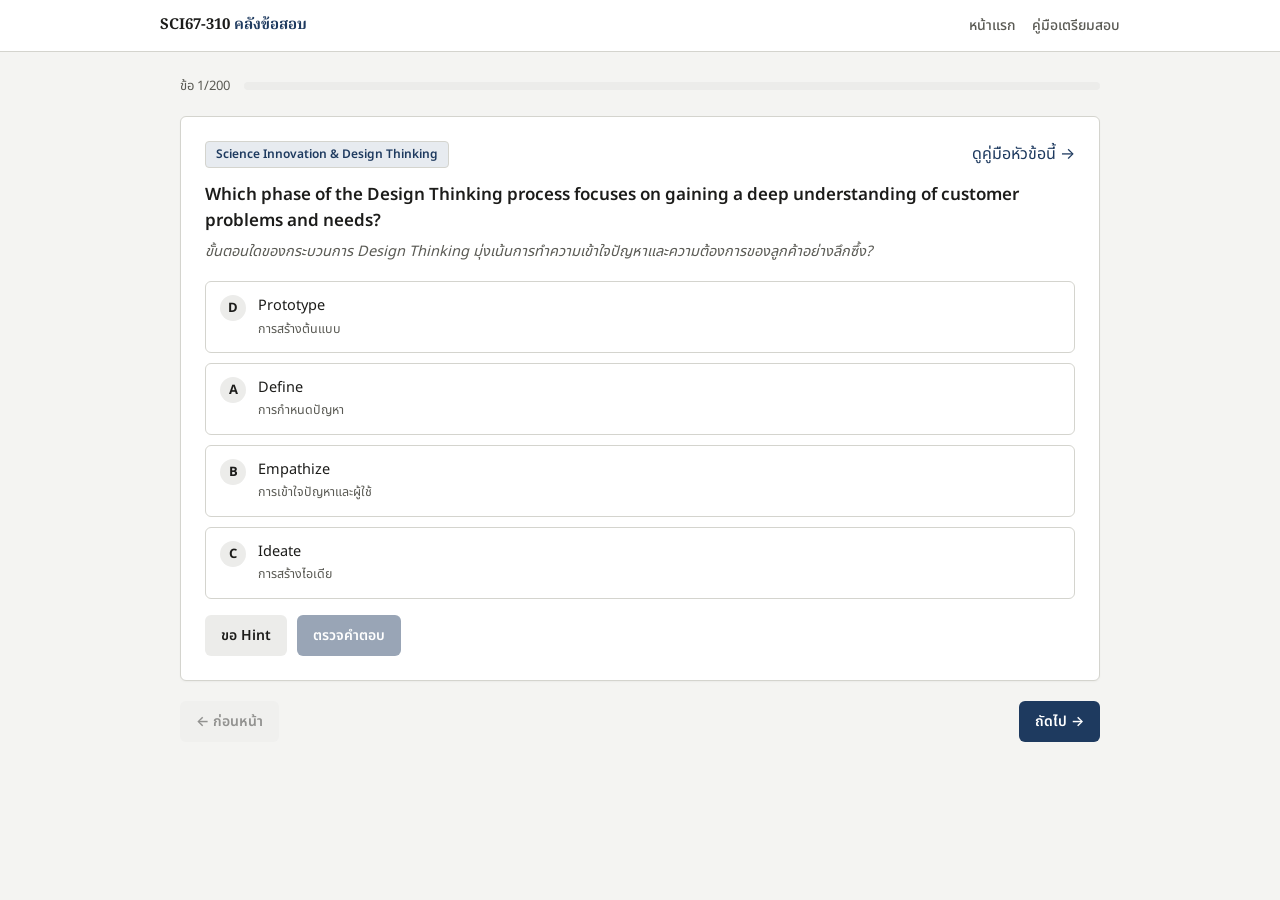
<file: quiz.html>
<!DOCTYPE html>
<html lang="th">
<head>
<meta charset="UTF-8">
<meta name="viewport" content="width=device-width, initial-scale=1.0">
<title>ทำข้อสอบ · SCI67-310</title>
<link rel="stylesheet" href="assets/css/styles.css">
</head>
<body>

<div class="topbar">
  <div class="topbar-inner">
    <div class="brand">SCI67-310 <span>คลังข้อสอบ</span></div>
    <div class="nav-links">
      <a href="index.html">หน้าแรก</a>
      <a href="guide.html">คู่มือเตรียมสอบ</a>
    </div>
  </div>
</div>

<div class="container">

  <div id="setup-loading" class="card" style="text-align:center;">กำลังโหลดข้อสอบ...</div>

  <div id="quiz-running" class="quiz-topbar" hidden>
    <div class="progress-label" id="progress-label">ข้อ 1/40</div>
    <div class="progress-track"><div class="progress-fill" id="progress-fill" style="width:0%"></div></div>
    <div id="timer-display" class="timer" hidden>60:00</div>
    <button class="btn btn-ghost" id="btn-finish-early">ส่งคำตอบ</button>
  </div>

  <div id="question-area" hidden></div>

  <div id="nav-row" class="nav-row" hidden>
    <button class="btn btn-ghost" id="btn-prev">← ก่อนหน้า</button>
    <button class="btn btn-primary" id="btn-next">ถัดไป →</button>
  </div>

  <div id="results-area" hidden></div>

</div>

<script src="assets/js/app.js"></script>
<script src="assets/js/quiz.js"></script>

</body>
</html>
</file>
<file: assets/css/styles.css>
@import url('https://fonts.googleapis.com/css2?family=Noto+Serif+Thai:wght@500;600;700&family=Noto+Sans+Thai:wght@400;500;600;700&family=Inter:wght@400;500;600;700&display=swap');

:root {
  --bg: #f4f4f2;
  --surface: #ffffff;
  --surface-2: #ececea;
  --border: #d4d4ce;
  --text: #1c1c1a;
  --text-dim: #5a5a54;
  --primary: #1e3a5f;
  --primary-dim: #e7ebf0;
  --primary-text: #ffffff;
  --accent: #7a5c1e;
  --good: #1f7a3d;
  --good-bg: #e7f3ea;
  --bad: #9c2b2b;
  --bad-bg: #f6e9e9;
  --radius: 6px;
  --shadow: 0 1px 2px rgba(20, 20, 16, 0.04);
  color-scheme: light dark;
}

@media (prefers-color-scheme: dark) {
  :root:not([data-theme="light"]) {
    --bg: #15161a;
    --surface: #1d1f24;
    --surface-2: #26282e;
    --border: #3a3c42;
    --text: #ebebe8;
    --text-dim: #a2a39e;
    --primary: #8ba9cc;
    --primary-dim: #222c38;
    --primary-text: #12181f;
    --accent: #c9a862;
    --good: #5fb57e;
    --good-bg: #1b2e22;
    --bad: #c97a7a;
    --bad-bg: #322020;
    --shadow: 0 1px 2px rgba(0, 0, 0, 0.3);
  }
}

:root[data-theme="dark"] {
  --bg: #15161a;
  --surface: #1d1f24;
  --surface-2: #26282e;
  --border: #3a3c42;
  --text: #ebebe8;
  --text-dim: #a2a39e;
  --primary: #8ba9cc;
  --primary-dim: #222c38;
  --primary-text: #12181f;
  --accent: #c9a862;
  --good: #5fb57e;
  --good-bg: #1b2e22;
  --bad: #c97a7a;
  --bad-bg: #322020;
  --shadow: 0 1px 2px rgba(0, 0, 0, 0.3);
}

* { box-sizing: border-box; }

[hidden] { display: none !important; }

html, body {
  margin: 0;
  padding: 0;
  background: var(--bg);
  color: var(--text);
  font-family: 'Noto Sans Thai', 'Inter', -apple-system, BlinkMacSystemFont, sans-serif;
  font-size: 16px;
  line-height: 1.55;
}

h1, h2, .brand, .score-big {
  font-family: 'Noto Serif Thai', 'Inter', Georgia, serif;
  font-weight: 700;
}

a { color: var(--primary); text-decoration: none; }
a:hover { text-decoration: underline; }

.container {
  max-width: 960px;
  margin: 0 auto;
  padding: 24px 20px 64px;
}

.topbar {
  display: flex;
  align-items: center;
  justify-content: space-between;
  gap: 12px;
  padding: 14px 20px;
  border-bottom: 1px solid var(--border);
  background: var(--surface);
  position: sticky;
  top: 0;
  z-index: 10;
}

.topbar-inner {
  max-width: 960px;
  margin: 0 auto;
  width: 100%;
  display: flex;
  align-items: center;
  justify-content: space-between;
  gap: 12px;
}

.brand {
  font-weight: 700;
  font-size: 15px;
  color: var(--text);
}
.brand span { color: var(--primary); }

.nav-links {
  display: flex;
  gap: 16px;
  font-size: 14px;
  font-weight: 500;
}
.nav-links a { color: var(--text-dim); }
.nav-links a.active { color: var(--primary); }

.hero {
  text-align: center;
  padding: 28px 0 8px;
}
.hero h1 {
  font-size: clamp(22px, 4vw, 30px);
  margin: 0 0 8px;
}
.hero p {
  color: var(--text-dim);
  margin: 0;
  font-size: 15px;
}
.exam-date-chip {
  display: inline-flex;
  align-items: center;
  gap: 6px;
  margin-top: 14px;
  padding: 7px 16px;
  border: 1px solid var(--border);
  border-radius: 4px;
  background: var(--primary-dim);
  color: var(--primary);
  font-weight: 600;
  font-size: 13.5px;
}

.grid {
  display: grid;
  grid-template-columns: repeat(2, 1fr);
  gap: 16px;
  margin-top: 24px;
}
@media (max-width: 640px) {
  .grid { grid-template-columns: 1fr; }
}

.card {
  background: var(--surface);
  border: 1px solid var(--border);
  border-radius: var(--radius);
  padding: 20px;
  box-shadow: var(--shadow);
  display: flex;
  flex-direction: column;
  gap: 10px;
}
.card h2 {
  margin: 0 0 4px;
  padding-bottom: 10px;
  font-size: 16.5px;
  border-bottom: 1px solid var(--border);
}
.card p.desc {
  margin: 0;
  color: var(--text-dim);
  font-size: 13.5px;
  flex: 1;
}

.field-row {
  display: flex;
  flex-wrap: wrap;
  gap: 8px;
  margin-top: 4px;
}

select, button, input[type="number"] {
  font-family: inherit;
  font-size: 14px;
}

select {
  padding: 8px 10px;
  border-radius: 6px;
  border: 1px solid var(--border);
  background: var(--surface-2);
  color: var(--text);
}

.btn {
  display: inline-flex;
  align-items: center;
  justify-content: center;
  gap: 6px;
  padding: 10px 16px;
  border-radius: 6px;
  border: none;
  font-weight: 600;
  font-size: 14px;
  cursor: pointer;
  transition: transform 0.05s ease, opacity 0.15s ease;
}
.btn:active { transform: scale(0.98); }
.btn-primary { background: var(--primary); color: var(--primary-text); }
.btn-primary:hover { opacity: 0.92; }
.btn-ghost { background: var(--surface-2); color: var(--text); }
.btn-ghost:hover { opacity: 0.85; }
.btn:disabled { opacity: 0.45; cursor: not-allowed; }
.btn-block { width: 100%; margin-top: auto; }

.badge {
  display: inline-flex;
  align-items: center;
  padding: 3px 10px;
  border: 1px solid var(--border);
  border-radius: 4px;
  font-size: 12px;
  font-weight: 600;
  background: var(--primary-dim);
  color: var(--primary);
}

.last-result {
  font-size: 12.5px;
  color: var(--text-dim);
}
.last-result b { color: var(--text); }

footer.site-footer {
  text-align: center;
  color: var(--text-dim);
  font-size: 12.5px;
  margin-top: 40px;
  padding-top: 20px;
  border-top: 1px solid var(--border);
}

/* ---------- Quiz page ---------- */

.quiz-topbar {
  display: flex;
  align-items: center;
  gap: 14px;
  flex-wrap: wrap;
}
.progress-track {
  flex: 1;
  height: 8px;
  border-radius: 999px;
  background: var(--surface-2);
  overflow: hidden;
  min-width: 120px;
}
.progress-fill {
  height: 100%;
  background: var(--primary);
  border-radius: 999px;
  transition: width 0.25s ease;
}
.progress-label {
  font-size: 13px;
  color: var(--text-dim);
  white-space: nowrap;
}
.timer {
  font-weight: 700;
  font-size: 14px;
  padding: 5px 10px;
  border-radius: 6px;
  background: var(--surface-2);
}
.timer.low { color: var(--bad); background: var(--bad-bg); }

.question-card {
  background: var(--surface);
  border: 1px solid var(--border);
  border-radius: var(--radius);
  padding: 24px;
  margin-top: 20px;
  box-shadow: var(--shadow);
}
.q-meta {
  display: flex;
  justify-content: space-between;
  align-items: center;
  margin-bottom: 14px;
  flex-wrap: wrap;
  gap: 8px;
}
.q-en {
  font-size: 17px;
  font-weight: 600;
  margin: 0 0 6px;
}
.q-th {
  font-size: 14.5px;
  color: var(--text-dim);
  margin: 0 0 18px;
  font-style: italic;
}

.options {
  display: flex;
  flex-direction: column;
  gap: 10px;
}
.option {
  display: flex;
  align-items: flex-start;
  gap: 12px;
  padding: 13px 14px;
  border: 1.5px solid var(--border);
  border-radius: 6px;
  cursor: pointer;
  background: var(--surface);
  transition: border-color 0.12s ease, background 0.12s ease;
}
.option:hover { border-color: var(--primary); }
.option .opt-key {
  flex-shrink: 0;
  width: 26px;
  height: 26px;
  border-radius: 50%;
  background: var(--surface-2);
  display: flex;
  align-items: center;
  justify-content: center;
  font-weight: 700;
  font-size: 13px;
}
.option .opt-text .opt-en { font-size: 14.5px; }
.option .opt-text .opt-th { font-size: 12.5px; color: var(--text-dim); margin-top: 2px; }
.option.selected { border-color: var(--primary); background: var(--primary-dim); }
.option.selected .opt-key { background: var(--primary); color: var(--primary-text); }
.option.correct { border-color: var(--good); background: var(--good-bg); }
.option.correct .opt-key { background: var(--good); color: #fff; }
.option.incorrect { border-color: var(--bad); background: var(--bad-bg); }
.option.incorrect .opt-key { background: var(--bad); color: #fff; }
.option.disabled { cursor: default; }

.aux-row {
  display: flex;
  gap: 10px;
  margin-top: 16px;
  flex-wrap: wrap;
  align-items: center;
}

.hint-box {
  margin-top: 12px;
  padding: 12px 14px;
  border: 1px solid var(--border);
  border-left: 3px solid var(--primary);
  border-radius: 4px;
  background: var(--primary-dim);
  color: var(--text);
  font-size: 13.5px;
}
.hint-box .label {
  font-weight: 700;
  font-size: 12px;
  text-transform: uppercase;
  letter-spacing: 0.04em;
  color: var(--primary);
  margin-bottom: 4px;
}

.explain-box {
  margin-top: 16px;
  padding: 14px 16px;
  border-radius: 6px;
  background: var(--surface-2);
  font-size: 14px;
}
.explain-box .label {
  font-weight: 700;
  font-size: 12.5px;
  text-transform: uppercase;
  letter-spacing: 0.04em;
  color: var(--text-dim);
  margin-bottom: 6px;
}
.explain-box.wrong-answer { background: var(--bad-bg); }
.explain-box.right-answer { background: var(--good-bg); }

.nav-row {
  display: flex;
  justify-content: space-between;
  gap: 10px;
  margin-top: 20px;
}

/* ---------- Results ---------- */

.score-card {
  text-align: center;
  background: var(--surface);
  border: 1px solid var(--border);
  border-radius: var(--radius);
  padding: 32px 20px;
  box-shadow: var(--shadow);
}
.score-big {
  font-size: 48px;
  font-weight: 800;
  color: var(--primary);
}
.score-sub { color: var(--text-dim); font-size: 14px; margin-top: 4px; }

.part-breakdown {
  margin-top: 20px;
  display: grid;
  gap: 10px;
}
.part-row {
  display: flex;
  align-items: center;
  gap: 10px;
  font-size: 13.5px;
}
.part-row .part-name { width: 230px; flex-shrink: 0; }
.part-bar-track {
  flex: 1;
  height: 8px;
  border-radius: 999px;
  background: var(--surface-2);
  overflow: hidden;
}
.part-bar-fill { height: 100%; background: var(--primary); }
.part-row .part-score { width: 56px; text-align: right; color: var(--text-dim); }

.result-actions {
  display: flex;
  gap: 10px;
  justify-content: center;
  margin-top: 22px;
  flex-wrap: wrap;
}

.review-filter {
  display: flex;
  align-items: center;
  gap: 8px;
  margin: 28px 0 14px;
  font-size: 13.5px;
  color: var(--text-dim);
}

.review-item {
  border: 1px solid var(--border);
  border-radius: 6px;
  padding: 16px 18px;
  margin-bottom: 12px;
  background: var(--surface);
}
.review-item .q-meta .status-badge { font-weight: 700; font-size: 12px; padding: 2px 9px; border-radius: 4px; }
.status-correct { background: var(--good-bg); color: var(--good); }
.status-incorrect { background: var(--bad-bg); color: var(--bad); }
.status-unanswered { background: var(--surface-2); color: var(--text-dim); }

/* ---------- Guide page ---------- */

.guide-section {
  margin-top: 36px;
  scroll-margin-top: 80px;
}
.guide-section h2 {
  font-size: 20px;
  border-bottom: 2px solid var(--primary-dim);
  padding-bottom: 8px;
}
.guide-section h3 {
  font-size: 15.5px;
  margin: 18px 0 6px;
}
.guide-toc {
  display: flex;
  flex-wrap: wrap;
  gap: 8px;
  margin-top: 16px;
}
.guide-toc a {
  padding: 6px 12px;
  border: 1px solid var(--border);
  border-radius: 4px;
  background: var(--surface-2);
  color: var(--text);
  font-size: 13px;
  font-weight: 500;
}
.def-list { display: grid; gap: 10px; margin: 10px 0; }
.def-item {
  background: var(--surface);
  border: 1px solid var(--border);
  border-radius: 6px;
  padding: 12px 14px;
}
.def-item .term { font-weight: 700; font-size: 14px; color: var(--primary); }
.def-item .desc { font-size: 13.5px; color: var(--text-dim); margin-top: 2px; }
table.guide-table {
  width: 100%;
  border-collapse: collapse;
  margin: 10px 0 18px;
  font-size: 13.5px;
}
table.guide-table th, table.guide-table td {
  border: 1px solid var(--border);
  padding: 8px 10px;
  text-align: left;
}
table.guide-table th { background: var(--surface-2); }

.callout {
  background: var(--primary-dim);
  border-radius: 6px;
  padding: 12px 14px;
  font-size: 13.5px;
  margin: 12px 0;
}

@media (max-width: 480px) {
  .part-row .part-name { width: 150px; font-size: 12.5px; }
  .score-big { font-size: 38px; }
}
</file>
